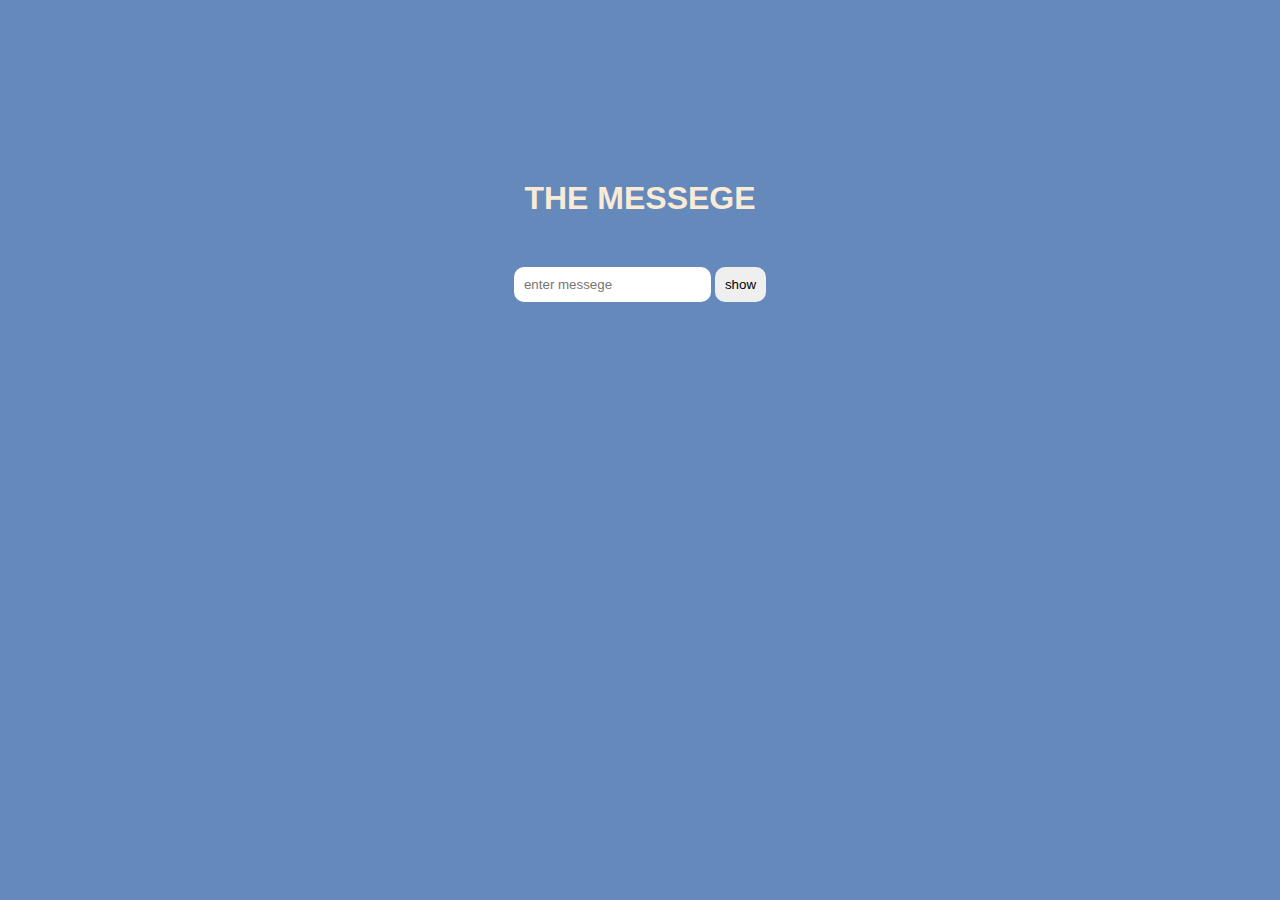
<file: javascript/messege app/index.html>
<!DOCTYPE html>
<html lang="en">
<head>
    <meta charset="UTF-8">
    <meta http-equiv="X-UA-Compatible" content="IE=edge">
    <meta name="viewport" content="width=device-width, initial-scale=1.0">
    <title>messege app</title>
    <link rel="stylesheet" href="style.css" />

</head>
<body>
    <div class="container">
        <h1 id="textplace">THE MESSEGE</h1>
        <div id="messegebox">
        <input id="input" type="text" placeholder="enter messege" >
        <button id="inputbtn" action="submit">show</button>
        </div>

    </div>
    <script src="script.js"></script>
    
</body>
</html>
</file>
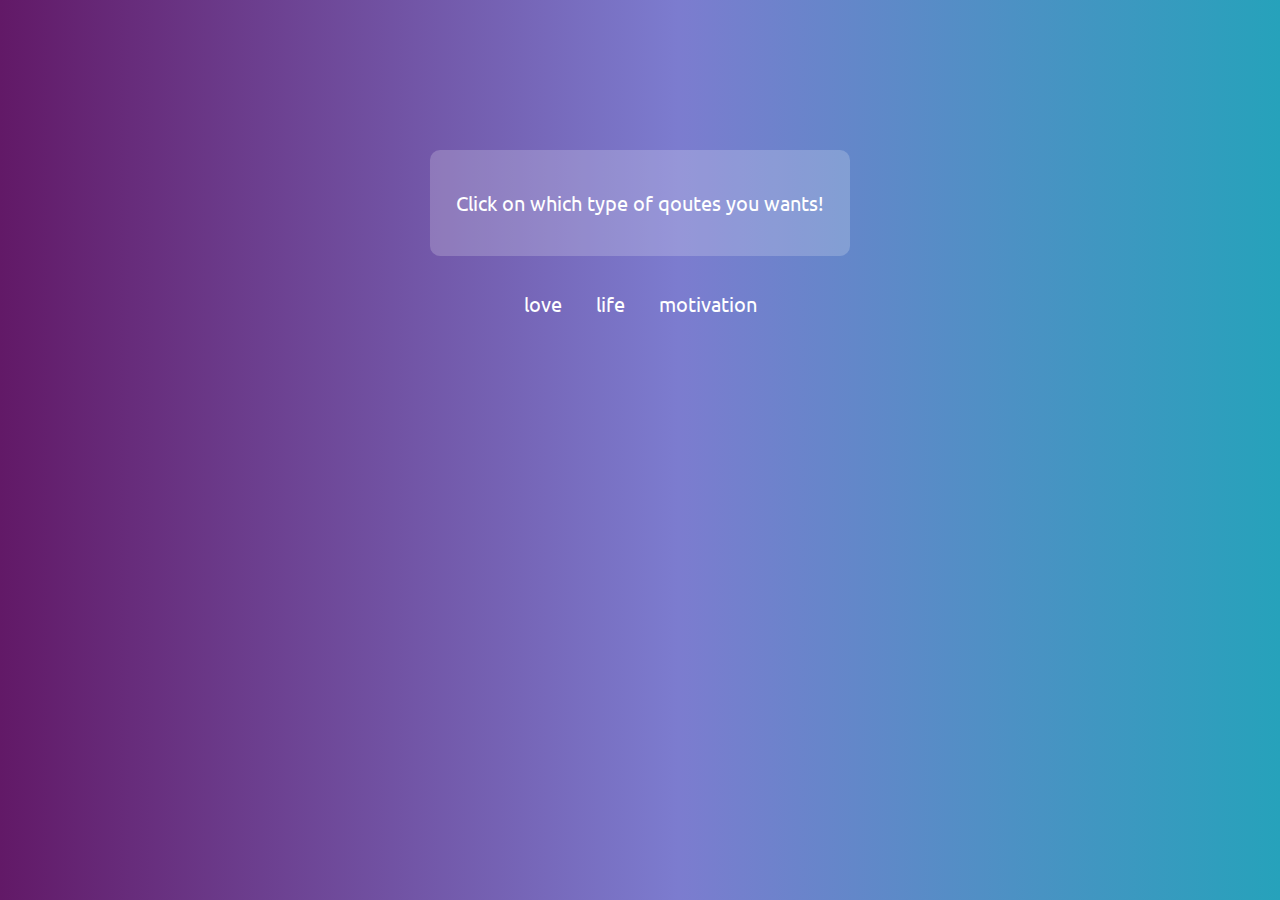
<file: javascript/quotes genrator/index.html>
<!DOCTYPE html>
<html lang="en">
<head>
    <meta charset="UTF-8">
    <meta http-equiv="X-UA-Compatible" content="IE=edge">
    <meta name="viewport" content="width=device-width, initial-scale=1.0">
    <title>qoutes generator</title>
    <link rel="stylesheet" href="style.css">
    
</head>
<body>
 <div class="textbox">
     <p id="txtdisplay">Click on which type of qoutes you wants! </p>
 </div>
 <div class="btnbbox">
     <button id="love">love</button>
     <button id="life">life</button>
     <button id="motivation">motivation</button>
 </div>

 <script src="script.js"></script>
</body>
</html>
</file>
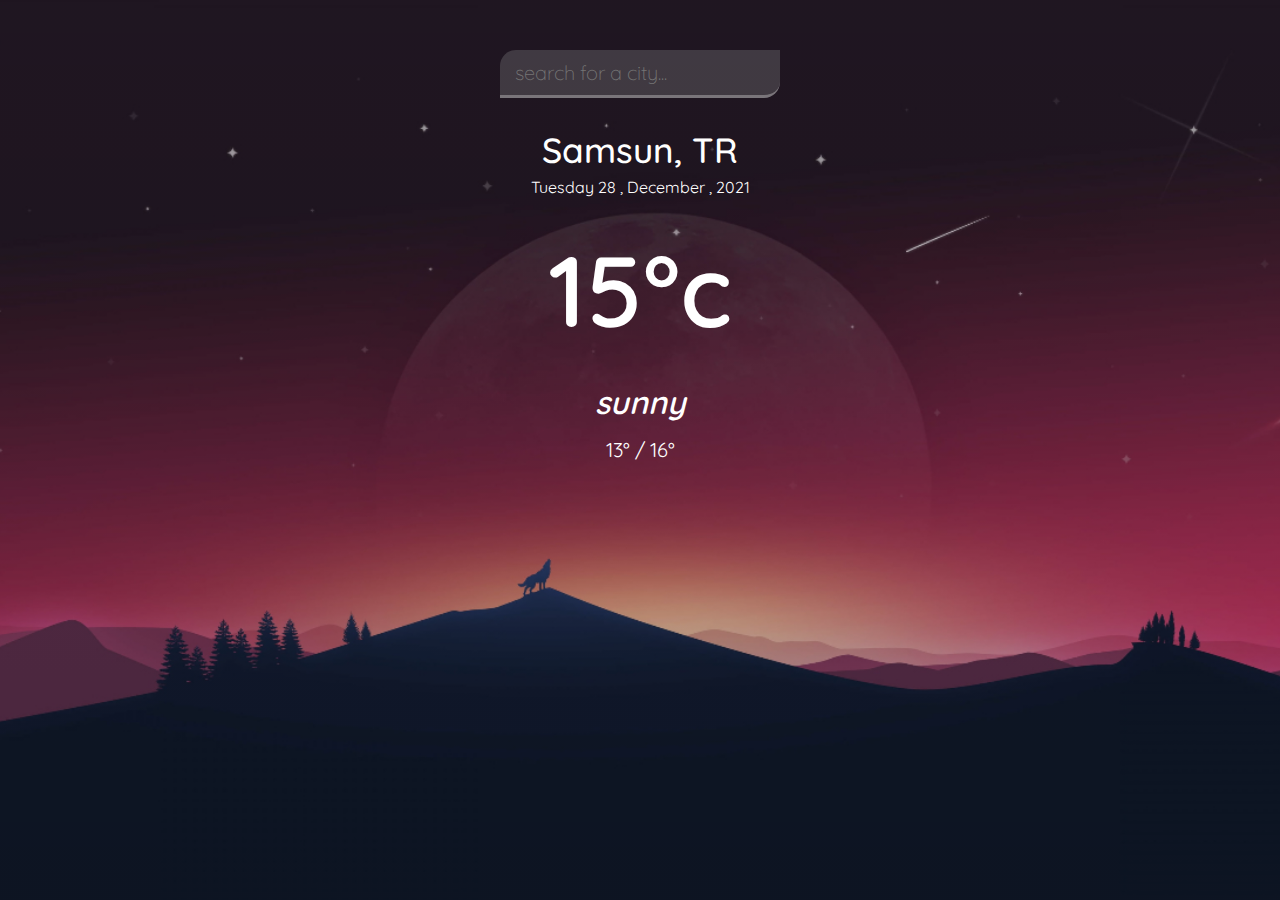
<file: javascript/weatherapp js/index.html>
<!DOCTYPE html>
<html lang="en">
<head>
    <meta charset="UTF-8">
    <meta http-equiv="X-UA-Compatible" content="IE=edge">
    <meta name="viewport" content="width=device-width, initial-scale=1.0">
    <title>weather app</title>
    <link rel="stylesheet" href="style.css">
</head>
<body>
    <div class="app-wrap">
        <header>
            <input type="text" autocomplete="off" class="search-box" placeholder="search for a city...">
        </header>
        <main>
            <section class="location">
                <div class="city">Samsun, TR</div>
                <div class="date">Tuesday  28 , December  , 2021 </div>
            </section>
            <div class="current">
                <div class="temp">15<span>°c</span></div>
                <div class="weather">sunny</div>
                <div class="hilow">13° / 16°</div>
            </div>
        </main>
    </div>
    <script src="script.js"></script>

</body>
</html>
</file>
<file: javascript/messege app/style.css>
*{
    margin: 0;
    box-sizing: border-box;
}
.container{
    background-color: rgb(102, 137, 187);
    height: 100vh;  
    text-align: center;
    padding: 180px 0;
}

#textplace{
    font-family: 'Gill Sans', 'Gill Sans MT', Calibri, 'Trebuchet MS', sans-serif;
    padding-bottom: 50px;
    color: antiquewhite;
}
#input {
    padding: 10px;
    border-radius: 10px;
    border: none;
    color: rgb(66, 64, 77);
}
#inputbtn{
    padding: 10px;
    border-radius: 10px;
    border: none;
}
</file>
<file: javascript/quotes genrator/style.css>
@import url('https://fonts.googleapis.com/css2?family=Ubuntu:ital,wght@1,300&display=swap');
body{ 
    font-family: 'Ubuntu', sans-serif;

    background: rgb(98,25,103);
    background: linear-gradient(90deg, rgba(98,25,103,1) 0%, rgba(124,124,207,1) 53%, rgba(38,162,187,1) 100%); 
     }


.textbox{
    color: white;
    font-size: 20px;
    margin: auto;
    width: 30%;
    border-radius: 10px;
    margin-top: 150px;
    text-align: center;
    padding: 20px;
    background: rgba(255, 255, 255, 0.2);
}
.btnbbox{
    width: 30%;
    text-align: center;
    padding: 20px;
    margin: auto;
}
#love{
    padding: 15px;
    background-color: transparent;
    border:none;
    border-radius: 10px;
    font-family: 'Ubuntu', sans-serif;

    color: white;
    font-size: 20px;
    
}
#love:hover{
    background: rgba(255, 255, 255, 0.2);

}
#life{
    padding: 15px;
    background-color: transparent;
    border:none;
    border-radius: 10px;
    color: white;
    font-family: 'Ubuntu', sans-serif;
    font-size: 20px;

}
#life:hover{
    background: rgba(255, 255, 255, 0.2);

}
#motivation{
    padding: 15px;
    background-color: transparent;
    border:none;
    font-family: 'Ubuntu', sans-serif;
    border-radius: 10px;
    color: white;
    font-size: 20px;

}
#motivation:hover{
    background: rgba(255, 255, 255, 0.2);
    
}

@media only screen and (max-width: 600px) {
   .textbox{
    width: 50%;
   }
   .btnbbox{
    width: 50%;
   }
  }
</file>
<file: javascript/weatherapp js/style.css>
@import url('https://fonts.googleapis.com/css2?family=Quicksand:wght@500&family=Roboto:wght@300&display=swap');
*{
    margin: 0;
    padding: 0;
    color: white;
    box-sizing: border-box;
    font-family: 'Quicksand', sans-ser;

}
body{
    background-image: url(bg.jpg);
    background-position: top center;
    background-size: cover;

}
.app-wrap{
    direction: flex;
    flex-direction: column;
    min-height: 100vh;
    background-image: linear-gradient(to bottom, rgba(0, 0, 0, 0.2), rgba(0, 0, 0, 0.3));
}
header{
    display: flex;
    justify-content: center;
    align-items: center;
    padding: 50px 15px 15px;
}
header input{
    width: 100%;
    max-width: 280px;
    padding: 10px 15px;
    border: none;
    outline: none;
    background-color: rgba(141, 141, 141, 0.3);
    color: #ffffff;
    border-radius: 16px 0px 16px 0px;
    border-bottom: 3px solid rgba(255, 255, 255, 0.3);
    font-size: 20px;
    font-weight: 300;
    transition: 0.5s ease-in-out;

}
header input:focus {
    background-color: rgba(255, 255, 255, 0.3);

}
main{
    flex: 1 1 100%;
    padding: 15px 15px 50px;
    display: flex;
    flex-direction: column;
    align-items: center;
    text-align: center;
}
.location .city {
    font-size: 35px;
    font-weight: 550;
    margin-bottom: 5px;
}
.location .date{
    font-size: 16px;
}
.current .temp{
    font-size: 100px;
    font-weight: 600;
    margin:30px 0px;
}
.current .weather {
    font-size: 32px;
    font-weight: 600;
    font-style: italic;
    margin-bottom: 15px;
}
.current .hilow{
    font-size: 20px;
    font-weight: 400;
}
</file>
